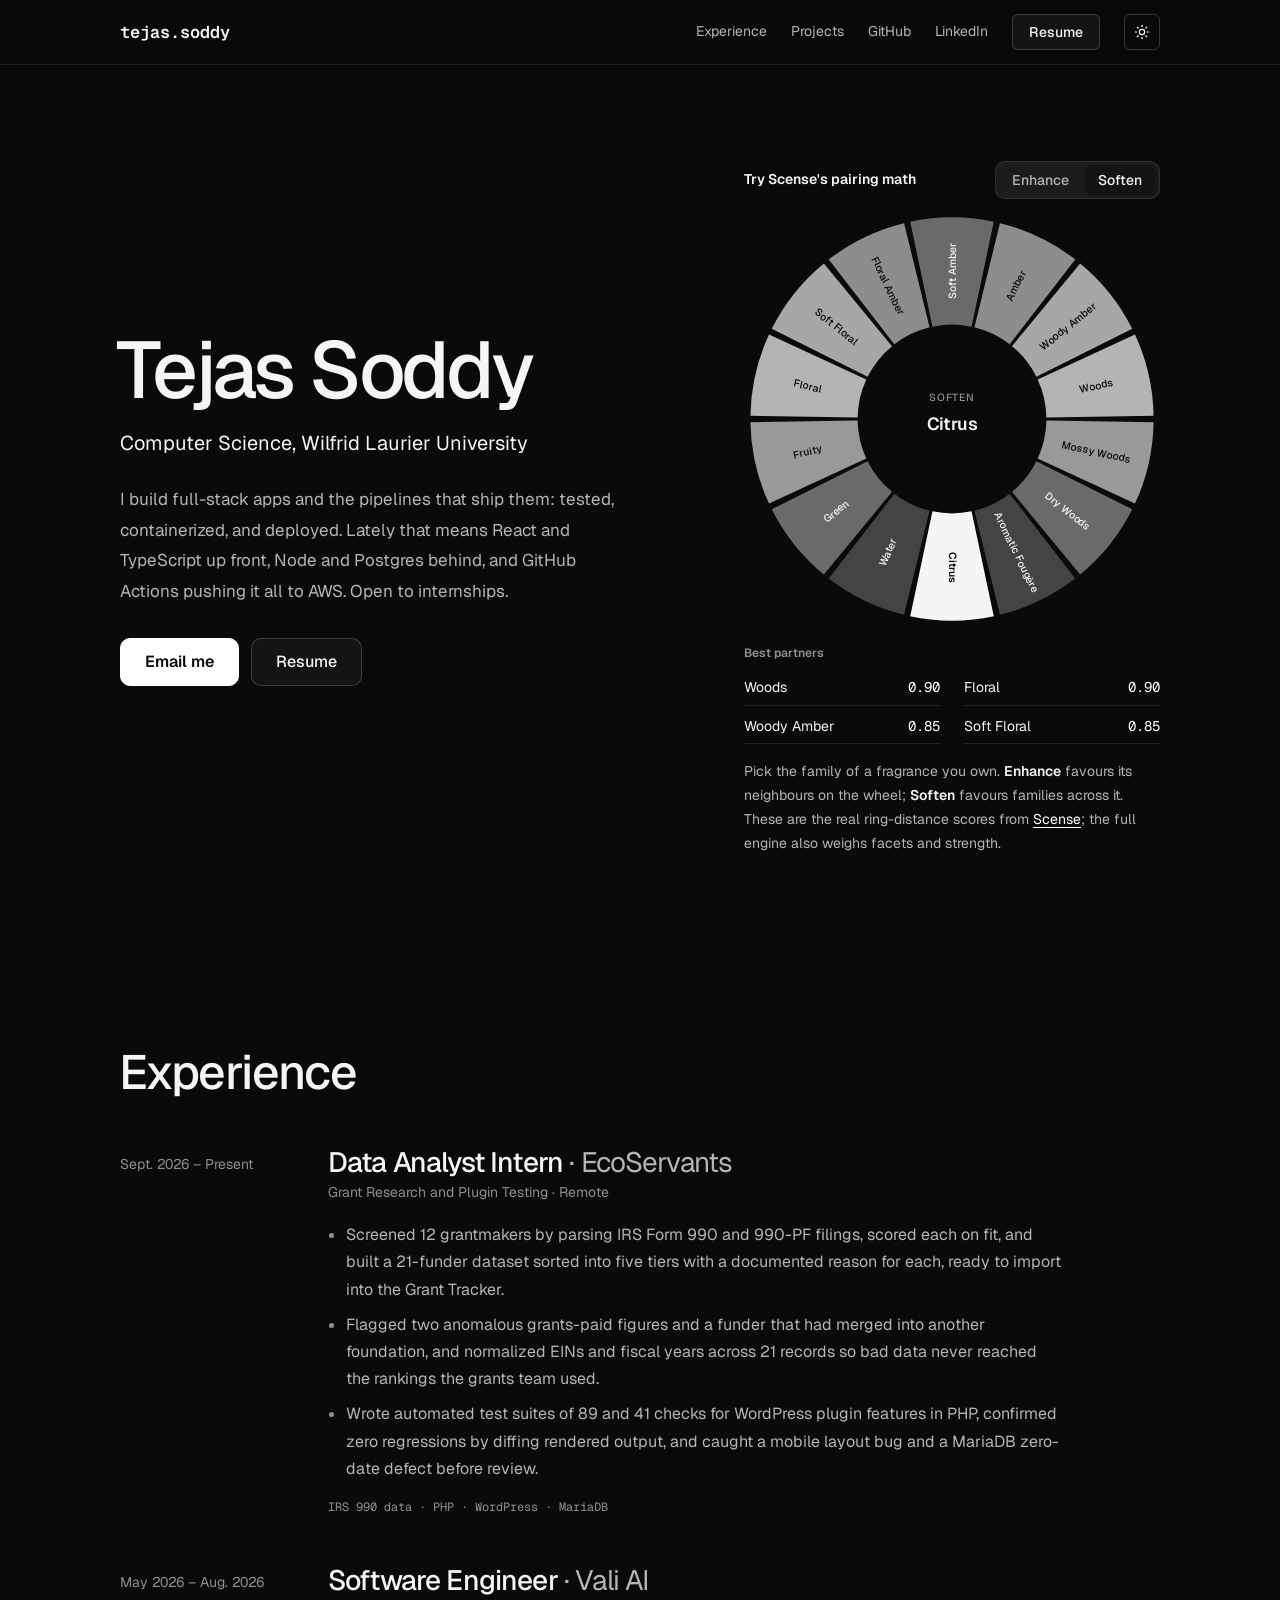
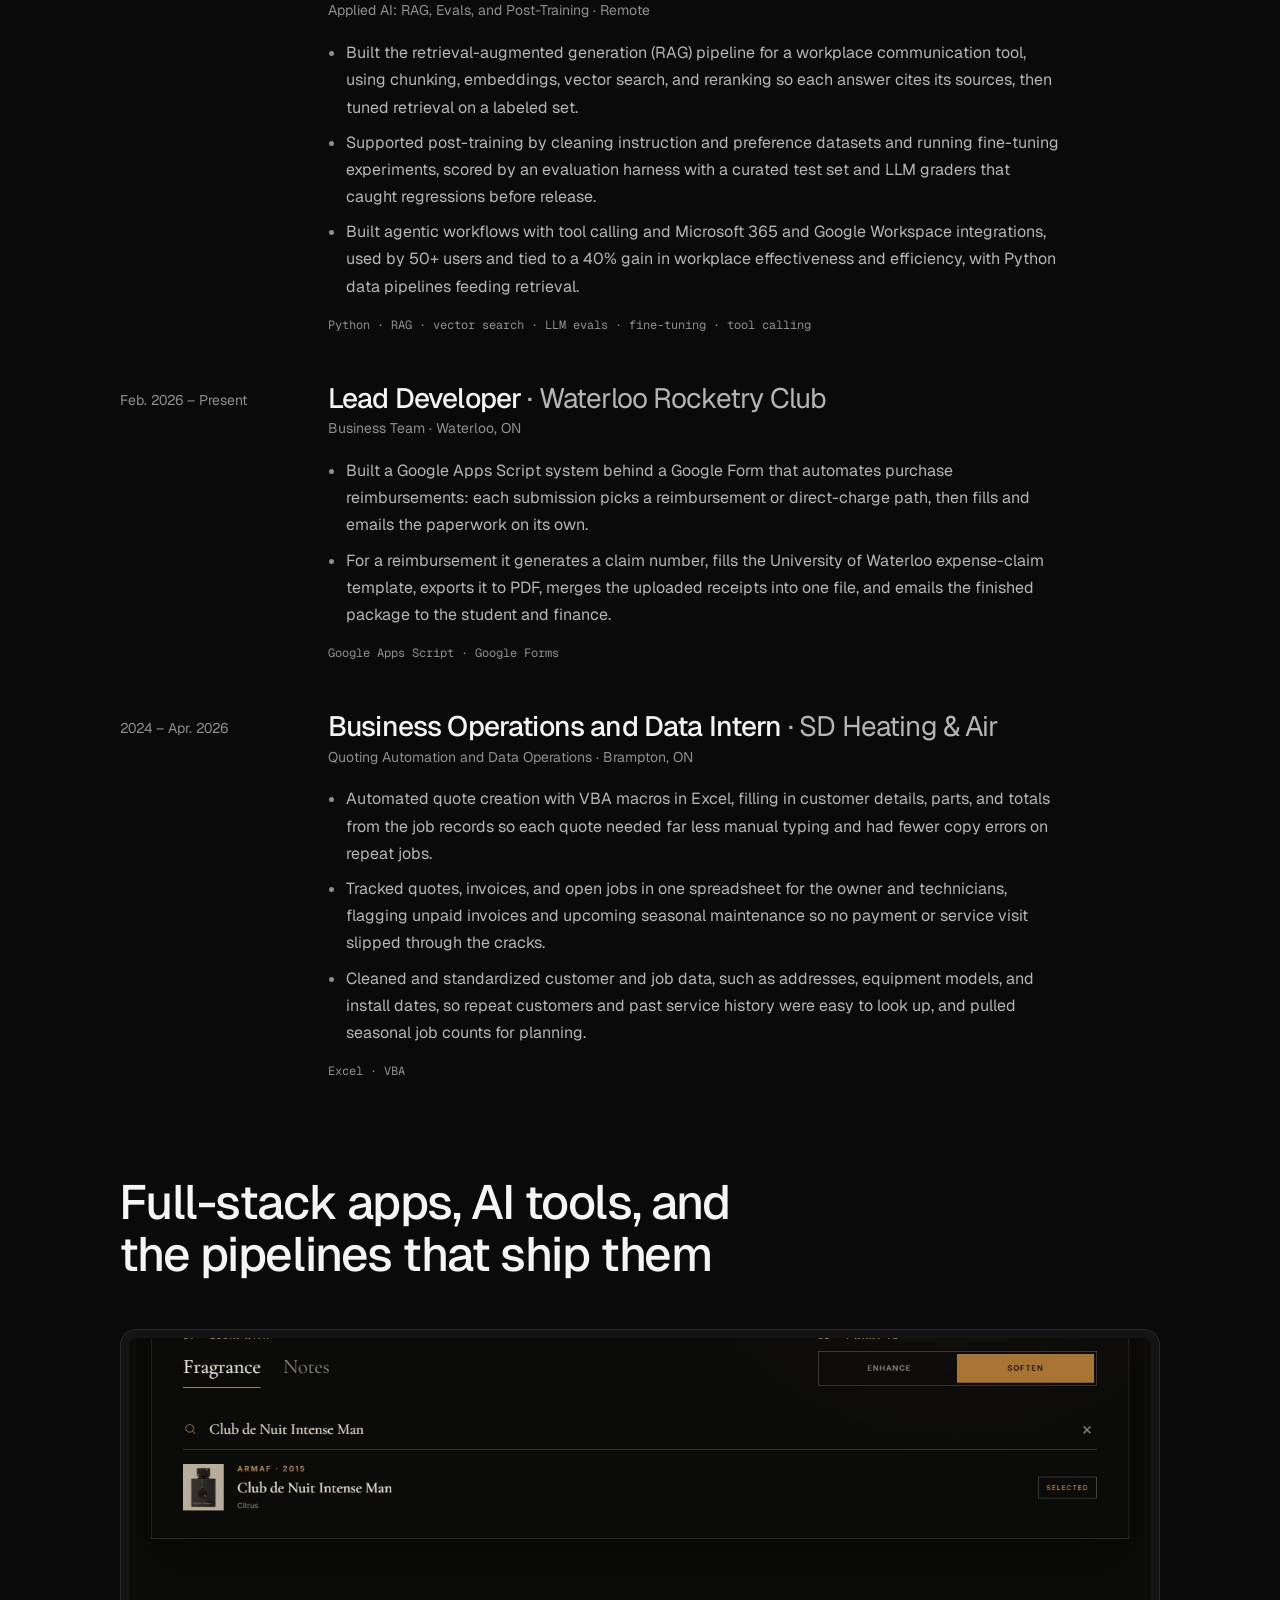
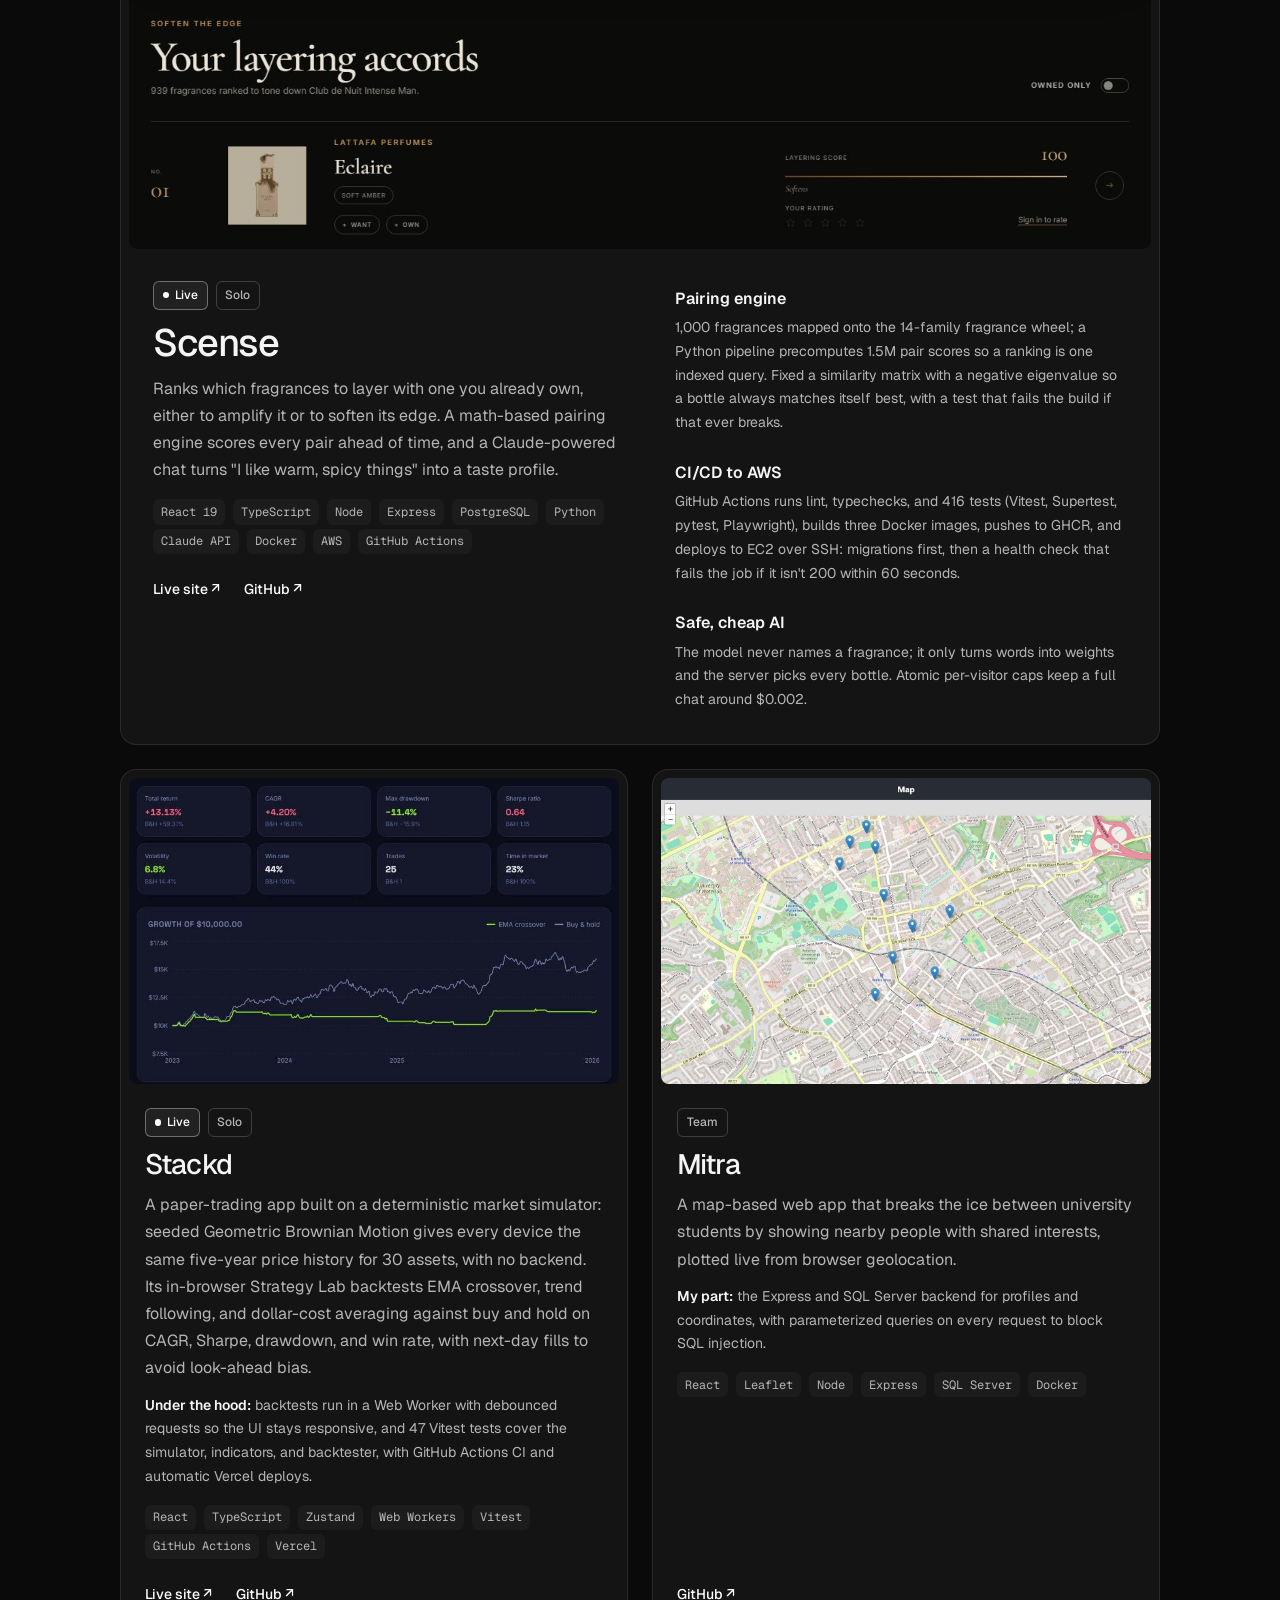
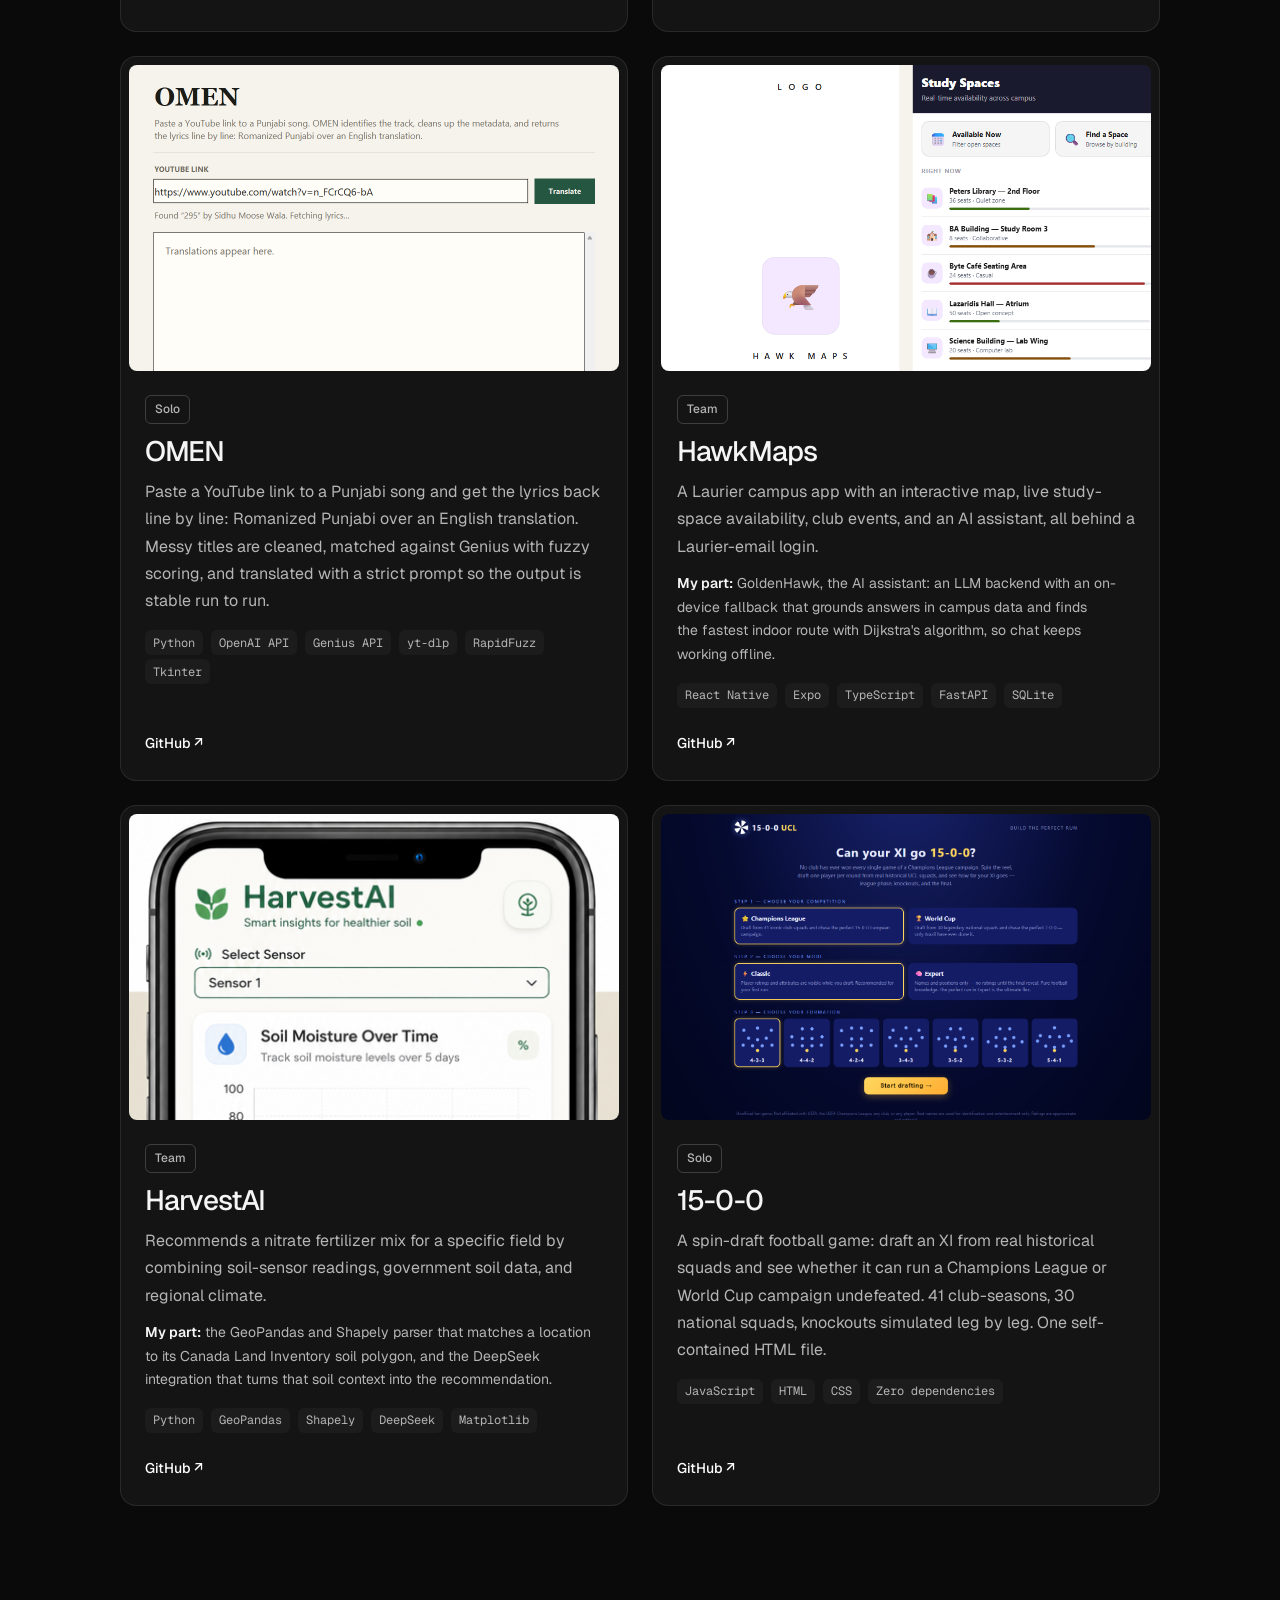
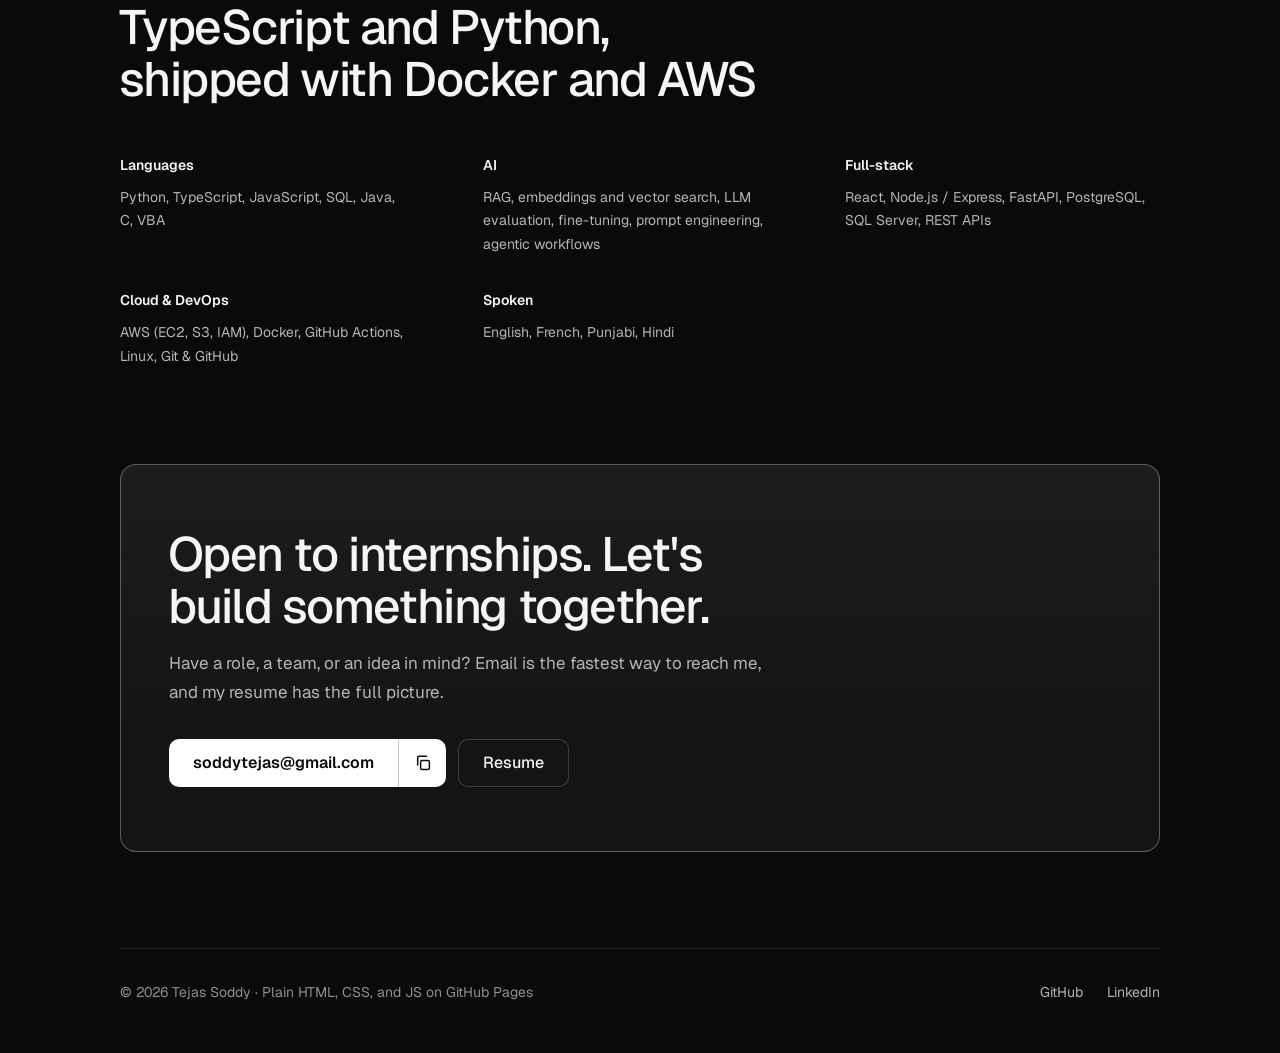
<file: index.html>
<!DOCTYPE html>
<html lang="en">
<head>
<meta charset="utf-8">
<meta name="viewport" content="width=device-width, initial-scale=1">
<title>Tejas Soddy · Software Engineer</title>
<meta name="description" content="Tejas Soddy, Computer Science student at Wilfrid Laurier University. Full-stack and DevOps projects, resume, and contact.">
<meta property="og:title" content="Tejas Soddy · Software Engineer">
<meta property="og:description" content="Full-stack and DevOps projects by Tejas Soddy, CS at Wilfrid Laurier University.">
<meta property="og:type" content="website">
<meta property="og:url" content="https://tejassoddy.xyz/">
<link rel="canonical" href="https://tejassoddy.xyz/">
<meta name="theme-color" content="#0a0a0a">
<link rel="icon" href="data:image/svg+xml,%3Csvg xmlns='http://www.w3.org/2000/svg' viewBox='0 0 32 32'%3E%3Crect width='32' height='32' rx='7' fill='%230a0a0a'/%3E%3Ctext x='16' y='21' font-family='monospace' font-weight='700' font-size='13' fill='%23ffffff' text-anchor='middle'%3ETS%3C/text%3E%3Crect x='9' y='24' width='14' height='2' fill='%23ffffff'/%3E%3C/svg%3E">
<script>
  // Mark JS as on and apply the saved theme before first paint so nothing flashes.
  document.documentElement.classList.add("js");
  try { var t = localStorage.getItem("theme"); if (t === "light" || t === "dark") document.documentElement.dataset.theme = t; } catch (e) {}
</script>
<link rel="preconnect" href="https://fonts.googleapis.com">
<link rel="preconnect" href="https://fonts.gstatic.com" crossorigin>
<link rel="stylesheet" href="https://fonts.googleapis.com/css2?family=Geist:wght@300..700&family=Geist+Mono:wght@400..600&display=swap">
<link rel="stylesheet" href="styles.css?v=10">
</head>
<body>

<header class="nav">
  <div class="wrap nav-inner">
    <a class="wordmark" href="#top" aria-label="Tejas Soddy, back to top">tejas<span>.</span>soddy</a>
    <nav aria-label="Primary">
      <a class="nav-link hide-sm" href="#experience">Experience</a>
      <a class="nav-link hide-sm" href="#projects">Projects</a>
      <a class="nav-link" href="https://github.com/redactedtxt" target="_blank" rel="noopener">GitHub</a>
      <a class="nav-link hide-xs" href="https://www.linkedin.com/in/tejas-soddy/" target="_blank" rel="noopener">LinkedIn</a>
      <a class="btn btn-sm" href="resume/">Resume</a>
      <button class="theme-toggle" type="button" aria-label="Switch to light theme">
        <svg class="i-sun" viewBox="0 0 24 24" aria-hidden="true"><circle cx="12" cy="12" r="4"/><path d="M12 2v2M12 20v2M4.93 4.93l1.41 1.41M17.66 17.66l1.41 1.41M2 12h2M20 12h2M4.93 19.07l1.41-1.41M17.66 6.34l1.41-1.41"/></svg>
        <svg class="i-moon" viewBox="0 0 24 24" aria-hidden="true"><path d="M21 12.8A9 9 0 1 1 11.2 3a7 7 0 0 0 9.8 9.8z"/></svg>
      </button>
    </nav>
  </div>
</header>

<main id="top">

<section class="hero wrap">
  <div class="hero-copy">
    <h1>Tejas Soddy</h1>
    <p class="hero-sub">Computer Science, Wilfrid Laurier University</p>
    <p class="hero-bio">I build full-stack apps and the pipelines that ship them: tested,
    containerized, and deployed. Lately that means React and TypeScript up front, Node and
    Postgres behind, and GitHub Actions pushing it all to AWS. Open to internships.</p>
    <div class="hero-actions">
      <a class="btn btn-primary btn-lg" href="mailto:soddytejas@gmail.com">Email me</a>
      <a class="btn btn-lg" href="resume/">Resume</a>
    </div>
  </div>

  <!-- Scense's pairing math, live: the 14-family fragrance wheel and its real affinity table -->
  <figure class="wheel-demo" aria-labelledby="wheel-caption">
    <div class="wheel-head">
      <p class="wheel-title">Try Scense's pairing math</p>
      <div class="seg" role="group" aria-label="Pairing goal">
        <button type="button" data-mode="enhance" aria-pressed="false">Enhance</button>
        <button type="button" data-mode="soften" aria-pressed="true">Soften</button>
      </div>
    </div>
    <svg class="wheel" viewBox="-260 -260 520 520" role="radiogroup" aria-label="Fragrance family you own"></svg>
    <div class="partners-wrap">
      <p class="partners-label" id="partners-label">Best partners</p>
      <ol class="partners" aria-labelledby="partners-label" aria-live="polite"></ol>
    </div>
    <figcaption id="wheel-caption">Pick the family of a fragrance you own. <strong>Enhance</strong>
    favours its neighbours on the wheel; <strong>Soften</strong> favours families across it. These are
    the real ring-distance scores from <a href="https://scense.name" target="_blank" rel="noopener">Scense</a>;
    the full engine also weighs facets and strength.</figcaption>
    <noscript><p class="wheel-noscript">The interactive wheel needs JavaScript. See it working at <a href="https://scense.name">scense.name</a>.</p></noscript>
  </figure>
</section>

<section class="experience wrap" id="experience" aria-labelledby="experience-title">
  <h2 class="section-title" id="experience-title">Experience</h2>

  <ol class="roles">
    <li class="role-item">
      <p class="role-when"><time datetime="2026-09">Sept. 2026</time> – Present</p>
      <div class="role-main">
        <h3>Data Analyst Intern <span class="role-org"><span class="sep" aria-hidden="true">· </span>EcoServants</span></h3>
        <p class="role-where">Grant Research and Plugin Testing · Remote</p>
        <ul class="role-points">
          <li>Screened 12 grantmakers by parsing IRS Form 990 and 990-PF filings, scored each on fit, and built a 21-funder dataset sorted into five tiers with a documented reason for each, ready to import into the Grant Tracker.</li>
          <li>Flagged two anomalous grants-paid figures and a funder that had merged into another foundation, and normalized EINs and fiscal years across 21 records so bad data never reached the rankings the grants team used.</li>
          <li>Wrote automated test suites of 89 and 41 checks for WordPress plugin features in PHP, confirmed zero regressions by diffing rendered output, and caught a mobile layout bug and a MariaDB zero-date defect before review.</li>
        </ul>
        <p class="meta">IRS 990 data · PHP · WordPress · MariaDB</p>
      </div>
    </li>
    <li class="role-item">
      <p class="role-when"><time datetime="2026-05">May 2026</time> – <time datetime="2026-08">Aug. 2026</time></p>
      <div class="role-main">
        <h3>Software Engineer <span class="role-org"><span class="sep" aria-hidden="true">· </span>Vali AI</span></h3>
        <p class="role-where">Applied AI: RAG, Evals, and Post-Training · Remote</p>
        <ul class="role-points">
          <li>Built the retrieval-augmented generation (RAG) pipeline for a workplace communication tool, using chunking, embeddings, vector search, and reranking so each answer cites its sources, then tuned retrieval on a labeled set.</li>
          <li>Supported post-training by cleaning instruction and preference datasets and running fine-tuning experiments, scored by an evaluation harness with a curated test set and LLM graders that caught regressions before release.</li>
          <li>Built agentic workflows with tool calling and Microsoft 365 and Google Workspace integrations, used by 50+ users and tied to a 40% gain in workplace effectiveness and efficiency, with Python data pipelines feeding retrieval.</li>
        </ul>
        <p class="meta">Python · RAG · vector search · LLM evals · fine-tuning · tool calling</p>
      </div>
    </li>
    <li class="role-item">
      <p class="role-when"><time datetime="2026-02">Feb. 2026</time> – Present</p>
      <div class="role-main">
        <h3>Lead Developer <span class="role-org"><span class="sep" aria-hidden="true">· </span>Waterloo Rocketry Club</span></h3>
        <p class="role-where">Business Team · Waterloo, ON</p>
        <ul class="role-points">
          <li>Built a Google Apps Script system behind a Google Form that automates purchase reimbursements: each submission picks a reimbursement or direct-charge path, then fills and emails the paperwork on its own.</li>
          <li>For a reimbursement it generates a claim number, fills the University of Waterloo expense-claim template, exports it to PDF, merges the uploaded receipts into one file, and emails the finished package to the student and finance.</li>
        </ul>
        <p class="meta">Google Apps Script · Google Forms</p>
      </div>
    </li>
    <li class="role-item">
      <p class="role-when"><time datetime="2024">2024</time> – <time datetime="2026-04">Apr. 2026</time></p>
      <div class="role-main">
        <h3>Business Operations and Data Intern <span class="role-org"><span class="sep" aria-hidden="true">· </span>SD Heating &amp; Air</span></h3>
        <p class="role-where">Quoting Automation and Data Operations · Brampton, ON</p>
        <ul class="role-points">
          <li>Automated quote creation with VBA macros in Excel, filling in customer details, parts, and totals from the job records so each quote needed far less manual typing and had fewer copy errors on repeat jobs.</li>
          <li>Tracked quotes, invoices, and open jobs in one spreadsheet for the owner and technicians, flagging unpaid invoices and upcoming seasonal maintenance so no payment or service visit slipped through the cracks.</li>
          <li>Cleaned and standardized customer and job data, such as addresses, equipment models, and install dates, so repeat customers and past service history were easy to look up, and pulled seasonal job counts for planning.</li>
        </ul>
        <p class="meta">Excel · VBA</p>
      </div>
    </li>
  </ol>
</section>

<section class="projects wrap" id="projects" aria-labelledby="projects-title">
  <h2 class="section-title" id="projects-title">Full-stack apps, AI tools, and the pipelines that ship them</h2>

  <!-- Scense (featured) -->
  <article class="card featured" id="scense">
    <a class="media media-featured" href="https://scense.name" target="_blank" rel="noopener" tabindex="-1">
      <img src="assets/scense.jpg?v=2" width="1360" height="970" alt="Scense pairing page: Club de Nuit Intense Man set to Soften, with 939 fragrances ranked and Lattafa Eclaire first at a layering score of 100">
    </a>
    <div class="card-body featured-body">
      <div class="featured-main">
        <div class="badges"><span class="badge badge-live"><span class="dot"></span>Live</span><span class="badge">Solo</span></div>
        <h3>Scense</h3>
        <p class="desc">Ranks which fragrances to layer with one you already own, either to amplify
        it or to soften its edge. A math-based pairing engine scores every pair ahead of time, and a
        Claude-powered chat turns "I like warm, spicy things" into a taste profile.</p>
        <ul class="tags">
          <li>React 19</li><li>TypeScript</li><li>Node</li><li>Express</li><li>PostgreSQL</li>
          <li>Python</li><li>Claude API</li><li>Docker</li><li>AWS</li><li>GitHub Actions</li>
        </ul>
        <p class="links">
          <a href="https://scense.name" target="_blank" rel="noopener">Live site<span aria-hidden="true">↗</span></a>
          <a href="https://github.com/redactedtxt/Scense" target="_blank" rel="noopener">GitHub<span aria-hidden="true">↗</span></a>
        </p>
      </div>
      <ul class="points">
        <li><strong>Pairing engine</strong> 1,000 fragrances mapped onto the 14-family fragrance
        wheel; a Python pipeline precomputes 1.5M pair scores so a ranking is one indexed query. Fixed
        a similarity matrix with a negative eigenvalue so a bottle always matches itself best, with a
        test that fails the build if that ever breaks.</li>
        <li><strong>CI/CD to AWS</strong> GitHub Actions runs lint, typechecks, and 416 tests
        (Vitest, Supertest, pytest, Playwright), builds three Docker images, pushes to GHCR, and
        deploys to EC2 over SSH: migrations first, then a health check that fails the job if it
        isn't 200 within 60 seconds.</li>
        <li><strong>Safe, cheap AI</strong> The model never names a fragrance; it only turns words
        into weights and the server picks every bottle. Atomic per-visitor caps keep a full chat
        around $0.002.</li>
      </ul>
    </div>
  </article>

  <div class="grid">

    <article class="card" id="stackd">
      <a class="media" href="https://stackd-phi.vercel.app/" target="_blank" rel="noopener" tabindex="-1"><img src="assets/stackd-lab.jpg" width="892" height="566" loading="lazy" alt="Stackd Strategy Lab: an EMA crossover backtest on VOO with eight metrics, including CAGR, Sharpe ratio and max drawdown, above a growth-of-$10,000 chart against buy and hold"></a>
      <div class="card-body">
        <div class="badges"><span class="badge badge-live"><span class="dot"></span>Live</span><span class="badge">Solo</span></div>
        <h3>Stackd</h3>
        <p class="desc">A paper-trading app built on a deterministic market simulator: seeded Geometric
        Brownian Motion gives every device the same five-year price history for 30 assets, with no
        backend. Its in-browser Strategy Lab backtests EMA crossover, trend following, and dollar-cost
        averaging against buy and hold on CAGR, Sharpe, drawdown, and win rate, with next-day fills to
        avoid look-ahead bias.</p>
        <p class="role"><strong>Under the hood:</strong> backtests run in a Web Worker with debounced
        requests so the UI stays responsive, and 47 Vitest tests cover the simulator, indicators, and
        backtester, with GitHub Actions CI and automatic Vercel deploys.</p>
        <ul class="tags"><li>React</li><li>TypeScript</li><li>Zustand</li><li>Web Workers</li><li>Vitest</li><li>GitHub Actions</li><li>Vercel</li></ul>
        <p class="links">
          <a href="https://stackd-phi.vercel.app/" target="_blank" rel="noopener">Live site<span aria-hidden="true">↗</span></a>
          <a href="https://github.com/redactedtxt/stackd" target="_blank" rel="noopener">GitHub<span aria-hidden="true">↗</span></a>
        </p>
      </div>
    </article>

    <article class="card" id="mitra">
      <div class="media"><img src="assets/mitra.jpg" width="1440" height="900" loading="lazy" alt="Mitra's map page: a Leaflet and OpenStreetMap view of Waterloo with markers for nearby students around Laurier and uptown"></div>
      <div class="card-body">
        <div class="badges"><span class="badge">Team</span></div>
        <h3>Mitra</h3>
        <p class="desc">A map-based web app that breaks the ice between university students by showing
        nearby people with shared interests, plotted live from browser geolocation.</p>
        <p class="role"><strong>My part:</strong> the Express and SQL Server backend for profiles and
        coordinates, with parameterized queries on every request to block SQL injection.</p>
        <ul class="tags"><li>React</li><li>Leaflet</li><li>Node</li><li>Express</li><li>SQL Server</li><li>Docker</li></ul>
        <p class="links"><a href="https://github.com/AnimeniacSimey/MitraApp" target="_blank" rel="noopener">GitHub<span aria-hidden="true">↗</span></a></p>
      </div>
    </article>

    <article class="card" id="omen">
      <div class="media"><img src="assets/omen-ui.png" width="980" height="760" loading="lazy" alt="OMEN desktop app with a YouTube link field and a translation results panel"></div>
      <div class="card-body">
        <div class="badges"><span class="badge">Solo</span></div>
        <h3>OMEN</h3>
        <p class="desc">Paste a YouTube link to a Punjabi song and get the lyrics back line by line:
        Romanized Punjabi over an English translation. Messy titles are cleaned, matched against Genius
        with fuzzy scoring, and translated with a strict prompt so the output is stable run to run.</p>
        <ul class="tags"><li>Python</li><li>OpenAI API</li><li>Genius API</li><li>yt-dlp</li><li>RapidFuzz</li><li>Tkinter</li></ul>
        <p class="links"><a href="https://github.com/redactedtxt/omen" target="_blank" rel="noopener">GitHub<span aria-hidden="true">↗</span></a></p>
      </div>
    </article>

    <article class="card" id="hawkmaps">
      <div class="media"><img src="assets/hawkmaps.png" width="884" height="932" loading="lazy" alt="Two HawkMaps screens: the welcome screen and the Study Spaces tab with live seat availability"></div>
      <div class="card-body">
        <div class="badges"><span class="badge">Team</span></div>
        <h3>HawkMaps</h3>
        <p class="desc">A Laurier campus app with an interactive map, live study-space availability,
        club events, and an AI assistant, all behind a Laurier-email login.</p>
        <p class="role"><strong>My part:</strong> GoldenHawk, the AI assistant: an LLM backend with an
        on-device fallback that grounds answers in campus data and finds the fastest indoor route with
        Dijkstra's algorithm, so chat keeps working offline.</p>
        <ul class="tags"><li>React Native</li><li>Expo</li><li>TypeScript</li><li>FastAPI</li><li>SQLite</li></ul>
        <p class="links"><a href="https://github.com/AnimeniacSimey/HawkMaps" target="_blank" rel="noopener">GitHub<span aria-hidden="true">↗</span></a></p>
      </div>
    </article>

    <article class="card" id="harvestai">
      <div class="media"><img src="assets/harvestai.png" width="487" height="928" loading="lazy" alt="HarvestAI interface: soil moisture and pH charts with a fertilizer recommendation"></div>
      <div class="card-body">
        <div class="badges"><span class="badge">Team</span></div>
        <h3>HarvestAI</h3>
        <p class="desc">Recommends a nitrate fertilizer mix for a specific field by combining
        soil-sensor readings, government soil data, and regional climate.</p>
        <p class="role"><strong>My part:</strong> the GeoPandas and Shapely parser that matches a
        location to its Canada Land Inventory soil polygon, and the DeepSeek integration that turns that
        soil context into the recommendation.</p>
        <ul class="tags"><li>Python</li><li>GeoPandas</li><li>Shapely</li><li>DeepSeek</li><li>Matplotlib</li></ul>
        <p class="links"><a href="https://github.com/AnimeniacSimey/HarvestAI" target="_blank" rel="noopener">GitHub<span aria-hidden="true">↗</span></a></p>
      </div>
    </article>

    <article class="card" id="perfect-run">
      <div class="media"><img src="assets/perfect-run.png" width="1360" height="860" loading="lazy" alt="15-0-0 setup screen: choose a competition, a mode, and a formation"></div>
      <div class="card-body">
        <div class="badges"><span class="badge">Solo</span></div>
        <h3>15-0-0</h3>
        <p class="desc">A spin-draft football game: draft an XI from real historical squads and see
        whether it can run a Champions League or World Cup campaign undefeated. 41 club-seasons, 30
        national squads, knockouts simulated leg by leg. One self-contained HTML file.</p>
        <ul class="tags"><li>JavaScript</li><li>HTML</li><li>CSS</li><li>Zero dependencies</li></ul>
        <p class="links"><a href="https://github.com/redactedtxt/perfect-run" target="_blank" rel="noopener">GitHub<span aria-hidden="true">↗</span></a></p>
      </div>
    </article>

  </div>
</section>

<section class="toolkit wrap" id="toolkit" aria-labelledby="toolkit-title">
  <h2 class="section-title" id="toolkit-title">TypeScript and Python, shipped with Docker and AWS</h2>
  <dl class="skills">
    <div><dt>Languages</dt><dd>Python, TypeScript, JavaScript, SQL, Java, C, VBA</dd></div>
    <div><dt>AI</dt><dd>RAG, embeddings and vector search, LLM evaluation, fine-tuning, prompt engineering, agentic workflows</dd></div>
    <div><dt>Full-stack</dt><dd>React, Node.js / Express, FastAPI, PostgreSQL, SQL Server, REST APIs</dd></div>
    <div><dt>Cloud &amp; DevOps</dt><dd>AWS (EC2, S3, IAM), Docker, GitHub Actions, Linux, Git &amp; GitHub</dd></div>
    <div><dt>Spoken</dt><dd>English, French, Punjabi, Hindi</dd></div>
  </dl>
</section>

<section class="contact wrap" id="contact" aria-labelledby="contact-title">
  <div class="contact-card">
    <h2 class="section-title" id="contact-title">Open to internships. Let's build something together.</h2>
    <p class="contact-sub">Have a role, a team, or an idea in mind? Email is the fastest way to reach me, and my resume has the full picture.</p>
    <div class="contact-actions">
      <!-- One button, two actions: the address opens your mail app, the icon copies it -->
      <div class="email-btn">
        <a class="email-main" href="mailto:soddytejas@gmail.com">soddytejas@gmail.com</a>
        <button class="email-copy" type="button" data-copy="soddytejas@gmail.com" aria-label="Copy email address">
          <svg class="i-copy" viewBox="0 0 24 24" aria-hidden="true"><rect x="9" y="9" width="12" height="12" rx="2"/><path d="M5 15V5a2 2 0 0 1 2-2h10"/></svg>
          <svg class="i-check" viewBox="0 0 24 24" aria-hidden="true"><path d="M5 12.5l4.5 4.5L19 7.5"/></svg>
          <span class="tip" aria-hidden="true">Copy</span>
        </button>
      </div>
      <a class="btn btn-lg" href="resume/">Resume</a>
    </div>
    <p class="sr-only" role="status" aria-live="polite" id="copy-status"></p>
  </div>
</section>

</main>

<footer class="wrap footer">
  <div class="footer-inner">
    <p>© 2026 Tejas Soddy · Plain HTML, CSS, and JS on GitHub Pages</p>
    <nav aria-label="Elsewhere">
      <a href="https://github.com/redactedtxt" target="_blank" rel="noopener">GitHub</a>
      <a href="https://www.linkedin.com/in/tejas-soddy/" target="_blank" rel="noopener">LinkedIn</a>
    </nav>
  </div>
</footer>

<script src="script.js?v=5"></script>
</body>
</html>
</file>
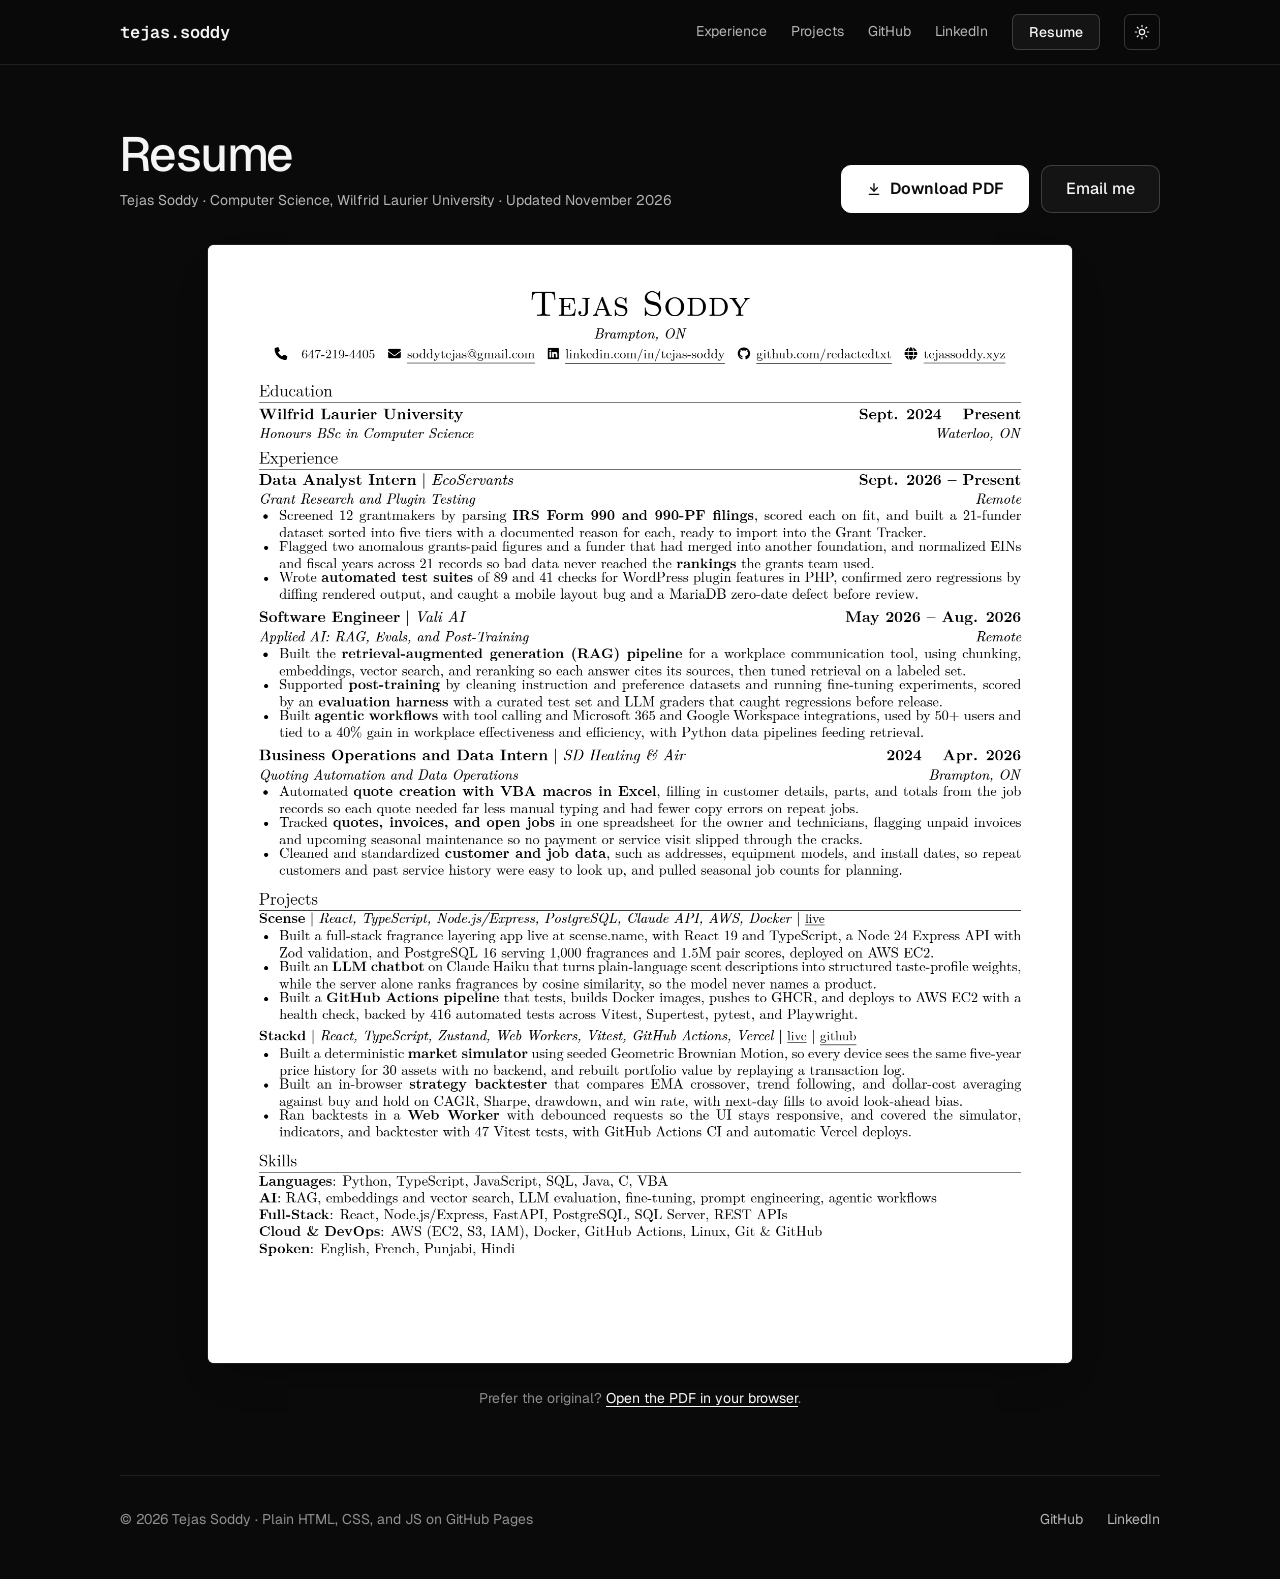
<file: resume/index.html>
<!DOCTYPE html>
<html lang="en">
<head>
<meta charset="utf-8">
<meta name="viewport" content="width=device-width, initial-scale=1">
<title>Resume · Tejas Soddy</title>
<meta name="description" content="Resume of Tejas Soddy, Computer Science student at Wilfrid Laurier University. View it here or download the PDF.">
<meta property="og:title" content="Resume · Tejas Soddy">
<meta property="og:description" content="Resume of Tejas Soddy, Computer Science at Wilfrid Laurier University.">
<meta property="og:type" content="website">
<meta property="og:url" content="https://tejassoddy.xyz/resume/">
<link rel="canonical" href="https://tejassoddy.xyz/resume/">
<meta name="theme-color" content="#0a0a0a">
<link rel="icon" href="data:image/svg+xml,%3Csvg xmlns='http://www.w3.org/2000/svg' viewBox='0 0 32 32'%3E%3Crect width='32' height='32' rx='7' fill='%230a0a0a'/%3E%3Ctext x='16' y='21' font-family='monospace' font-weight='700' font-size='13' fill='%23ffffff' text-anchor='middle'%3ETS%3C/text%3E%3Crect x='9' y='24' width='14' height='2' fill='%23ffffff'/%3E%3C/svg%3E">
<script>
  document.documentElement.classList.add("js");
  try { var t = localStorage.getItem("theme"); if (t === "light" || t === "dark") document.documentElement.dataset.theme = t; } catch (e) {}
</script>
<link rel="preconnect" href="https://fonts.googleapis.com">
<link rel="preconnect" href="https://fonts.gstatic.com" crossorigin>
<link rel="stylesheet" href="https://fonts.googleapis.com/css2?family=Geist:wght@300..700&family=Geist+Mono:wght@400..600&display=swap">
<link rel="stylesheet" href="../styles.css?v=10">
</head>
<body>

<header class="nav">
  <div class="wrap nav-inner">
    <a class="wordmark" href="../" aria-label="Tejas Soddy, home">tejas<span>.</span>soddy</a>
    <nav aria-label="Primary">
      <a class="nav-link hide-sm" href="../#experience">Experience</a>
      <a class="nav-link hide-sm" href="../#projects">Projects</a>
      <a class="nav-link" href="https://github.com/redactedtxt" target="_blank" rel="noopener">GitHub</a>
      <a class="nav-link hide-xs" href="https://www.linkedin.com/in/tejas-soddy/" target="_blank" rel="noopener">LinkedIn</a>
      <a class="btn btn-sm" href="./" aria-current="page">Resume</a>
      <button class="theme-toggle" type="button" aria-label="Switch to light theme">
        <svg class="i-sun" viewBox="0 0 24 24" aria-hidden="true"><circle cx="12" cy="12" r="4"/><path d="M12 2v2M12 20v2M4.93 4.93l1.41 1.41M17.66 17.66l1.41 1.41M2 12h2M20 12h2M4.93 19.07l1.41-1.41M17.66 6.34l1.41-1.41"/></svg>
        <svg class="i-moon" viewBox="0 0 24 24" aria-hidden="true"><path d="M21 12.8A9 9 0 1 1 11.2 3a7 7 0 0 0 9.8 9.8z"/></svg>
      </button>
    </nav>
  </div>
</header>

<main class="resume wrap">
  <div class="resume-head">
    <div>
      <h1>Resume</h1>
      <p class="resume-sub">Tejas Soddy · Computer Science, Wilfrid Laurier University · Updated November 2026</p>
    </div>
    <div class="resume-actions">
      <a class="btn btn-primary btn-lg" href="../assets/Tejas_Soddy_Resume.pdf?v=4" download="Tejas_Soddy_Resume.pdf">
        <svg viewBox="0 0 24 24" aria-hidden="true"><path d="M12 4v11"/><path d="M7 10l5 5 5-5"/><path d="M5 20h14"/></svg>
        Download PDF
      </a>
      <a class="btn btn-lg" href="mailto:soddytejas@gmail.com">Email me</a>
    </div>
  </div>

  <!-- The resume, pre-rendered from the PDF (assets/resume-page-1.png) so it shows instantly on
       every device. The PDF's links sit on top as real links, and the full text follows for
       screen readers. To refresh after a new resume, see README.md. -->
  <div class="resume-pages">
    <div class="resume-page">
      <img src="../assets/resume-page-1.png?v=2" width="1700" height="2200" alt="" decoding="async">
      <a class="resume-link" href="mailto:soddytejas@gmail.com" aria-label="Email soddytejas@gmail.com" style="left:23.044%;top:8.869%;width:14.783%;height:1.608%"></a>
      <a class="resume-link" href="https://www.linkedin.com/in/tejas-soddy" target="_blank" rel="noopener" aria-label="LinkedIn: linkedin.com/in/tejas-soddy" style="left:41.349%;top:8.869%;width:18.466%;height:1.608%"></a>
      <a class="resume-link" href="https://github.com/redactedtxt" target="_blank" rel="noopener" aria-label="GitHub: github.com/redactedtxt" style="left:63.475%;top:8.869%;width:15.65%;height:1.608%"></a>
      <a class="resume-link" href="https://tejassoddy.xyz/" target="_blank" rel="noopener" aria-label="Website: tejassoddy.xyz" style="left:82.83%;top:8.869%;width:9.469%;height:1.608%"></a>
      <a class="resume-link" href="https://scense.name/" target="_blank" rel="noopener" aria-label="Scense, live site" style="left:69.097%;top:59.352%;width:2.259%;height:1.608%"></a>
      <a class="resume-link" href="https://stackd-phi.vercel.app/" target="_blank" rel="noopener" aria-label="Stackd, live site" style="left:67.023%;top:69.855%;width:2.259%;height:1.608%"></a>
      <a class="resume-link" href="https://github.com/redactedtxt/stackd" target="_blank" rel="noopener" aria-label="Stackd on GitHub" style="left:70.819%;top:69.855%;width:4.225%;height:1.608%"></a>
    </div>
  </div>

  <div class="sr-only">
    <h2>Tejas Soddy</h2>
    <p>Brampton, ON. 647-219-4405. soddytejas@gmail.com. linkedin.com/in/tejas-soddy. github.com/redactedtxt. tejassoddy.xyz</p>
    <h2>Education</h2>
    <p>Wilfrid Laurier University, Honours BSc in Computer Science, Waterloo, ON. Sept. 2024 to present.</p>
    <h2>Experience</h2>
    <h3>Data Analyst Intern, EcoServants. Grant Research and Plugin Testing. Remote. Sept. 2026 to present.</h3>
    <ul>
      <li>Screened 12 grantmakers by parsing IRS Form 990 and 990-PF filings, scored each on fit, and built a 21-funder dataset sorted into five tiers with a documented reason for each, ready to import into the Grant Tracker.</li>
      <li>Flagged two anomalous grants-paid figures and a funder that had merged into another foundation, and normalized EINs and fiscal years across 21 records so bad data never reached the rankings the grants team used.</li>
      <li>Wrote automated test suites of 89 and 41 checks for WordPress plugin features in PHP, confirmed zero regressions by diffing rendered output, and caught a mobile layout bug and a MariaDB zero-date defect before review.</li>
    </ul>
    <h3>Software Engineer, Vali AI. Applied AI: RAG, Evals, and Post-Training. Remote. May 2026 to Aug. 2026.</h3>
    <ul>
      <li>Built the retrieval-augmented generation (RAG) pipeline for a workplace communication tool, using chunking, embeddings, vector search, and reranking so each answer cites its sources, then tuned retrieval on a labeled set.</li>
      <li>Supported post-training by cleaning instruction and preference datasets and running fine-tuning experiments, scored by an evaluation harness with a curated test set and LLM graders that caught regressions before release.</li>
      <li>Built agentic workflows with tool calling and Microsoft 365 and Google Workspace integrations, used by 50+ users and tied to a 40% gain in workplace effectiveness and efficiency, with Python data pipelines feeding retrieval.</li>
    </ul>
    <h3>Business Operations and Data Intern, SD Heating &amp; Air. Quoting Automation and Data Operations. Brampton, ON. 2024 to Apr. 2026.</h3>
    <ul>
      <li>Automated quote creation with VBA macros in Excel, filling in customer details, parts, and totals from the job records so each quote needed far less manual typing and had fewer copy errors on repeat jobs.</li>
      <li>Tracked quotes, invoices, and open jobs in one spreadsheet for the owner and technicians, flagging unpaid invoices and upcoming seasonal maintenance so no payment or service visit slipped through the cracks.</li>
      <li>Cleaned and standardized customer and job data, such as addresses, equipment models, and install dates, so repeat customers and past service history were easy to look up, and pulled seasonal job counts for planning.</li>
    </ul>
    <h2>Projects</h2>
    <h3>Scense: React, TypeScript, Node.js/Express, PostgreSQL, Claude API, AWS, Docker. Live.</h3>
    <ul>
      <li>Built a full-stack fragrance layering app live at scense.name, with React 19 and TypeScript, a Node 24 Express API with Zod validation, and PostgreSQL 16 serving 1,000 fragrances and 1.5M pair scores, deployed on AWS EC2.</li>
      <li>Built an LLM chatbot on Claude Haiku that turns plain-language scent descriptions into structured taste-profile weights, while the server alone ranks fragrances by cosine similarity, so the model never names a product.</li>
      <li>Built a GitHub Actions pipeline that tests, builds Docker images, pushes to GHCR, and deploys to AWS EC2 with a health check, backed by 416 automated tests across Vitest, Supertest, pytest, and Playwright.</li>
    </ul>
    <h3>Stackd: React, TypeScript, Zustand, Web Workers, Vitest, GitHub Actions, Vercel. Live, on GitHub.</h3>
    <ul>
      <li>Built a deterministic market simulator using seeded Geometric Brownian Motion, so every device sees the same five-year price history for 30 assets with no backend, and rebuilt portfolio value by replaying a transaction log.</li>
      <li>Built an in-browser strategy backtester that compares EMA crossover, trend following, and dollar-cost averaging against buy and hold on CAGR, Sharpe, drawdown, and win rate, with next-day fills to avoid look-ahead bias.</li>
      <li>Ran backtests in a Web Worker with debounced requests so the UI stays responsive, and covered the simulator, indicators, and backtester with 47 Vitest tests, with GitHub Actions CI and automatic Vercel deploys.</li>
    </ul>
    <h2>Skills</h2>
    <ul>
      <li>Languages: Python, TypeScript, JavaScript, SQL, Java, C, VBA</li>
      <li>AI: RAG, embeddings and vector search, LLM evaluation, fine-tuning, prompt engineering, agentic workflows</li>
      <li>Full-Stack: React, Node.js/Express, FastAPI, PostgreSQL, SQL Server, REST APIs</li>
      <li>Cloud and DevOps: AWS (EC2, S3, IAM), Docker, GitHub Actions, Linux, Git and GitHub</li>
      <li>Spoken: English, French, Punjabi, Hindi</li>
    </ul>
  </div>

  <p class="resume-foot">Prefer the original? <a href="../assets/Tejas_Soddy_Resume.pdf?v=4" target="_blank" rel="noopener">Open the PDF in your browser</a>.</p>
</main>

<footer class="wrap footer">
  <div class="footer-inner">
    <p>© 2026 Tejas Soddy · Plain HTML, CSS, and JS on GitHub Pages</p>
    <nav aria-label="Elsewhere">
      <a href="https://github.com/redactedtxt" target="_blank" rel="noopener">GitHub</a>
      <a href="https://www.linkedin.com/in/tejas-soddy/" target="_blank" rel="noopener">LinkedIn</a>
    </nav>
  </div>
</footer>

<script src="../script.js?v=6"></script>
</body>
</html>
</file>
<file: styles.css>
/* Tejas Soddy · portfolio
   Everything below draws from the tokens in :root. Change a token, not a one-off value.
   Strictly black and white: every color is a neutral gray. The "accent" is full-strength
   ink (white on dark, black on light), so emphasis comes from contrast, not hue.
   Mono is reserved for code-like things: the wordmark, scores, and tech tags. */

/* ================= Tokens ================= */

:root {
  /* Spacing: 4px base */
  --s-1: 0.25rem;   /*  4 */
  --s-2: 0.5rem;    /*  8 */
  --s-3: 0.75rem;   /* 12 */
  --s-4: 1rem;      /* 16 */
  --s-5: 1.5rem;    /* 24 */
  --s-6: 2rem;      /* 32 */
  --s-7: 3rem;      /* 48 */
  --s-8: 4rem;      /* 64 */
  --s-9: 6rem;      /* 96 */

  /* Type scale */
  --t-xs: 0.75rem;
  --t-sm: 0.875rem;
  --t-base: 1rem;
  --t-md: 1.0625rem;
  --t-lg: 1.25rem;
  --t-xl: 1.75rem;
  --t-2xl: clamp(1.875rem, 3.2vw, 2.375rem);
  --t-3xl: clamp(2rem, 4.4vw, 3rem);
  --t-display: clamp(3rem, 7.5vw, 5rem);
  --lh-tight: 1.08;
  --lh-body: 1.7;

  /* Radius. Nested corners follow inner = outer - inset. */
  --r-sm: 0.375rem;   /*  6 */
  --r-md: 0.625rem;   /* 10 */
  --r-lg: 1rem;       /* 16 */
  --card-inset: var(--s-2);                         /* gap between card edge and its image */
  --r-inner: calc(var(--r-lg) - var(--card-inset)); /* 16 - 8 = 8 */

  --font: "Geist", -apple-system, BlinkMacSystemFont, "Segoe UI", sans-serif;
  --mono: "Geist Mono", ui-monospace, "Cascadia Code", Consolas, monospace;
  --ease: cubic-bezier(0.2, 0.7, 0.2, 1);

  /* Color: dark (default). Text pairs are checked against WCAG AA (4.5:1). */
  --bg: #0a0a0a;
  --surface: #141414;
  --surface-2: #1c1c1c;
  --fg: #f5f5f5;
  --muted: #b5b5b5;
  --subtle: #8f8f8f;
  --line: rgba(255, 255, 255, 0.09);
  --line-strong: rgba(255, 255, 255, 0.18);
  --nav-bg: rgba(10, 10, 10, 0.85);
  --skeleton: #1c1c1c;
  --skeleton-hi: #262626;

  --accent: #ffffff;
  --accent-soft: rgba(255, 255, 255, 0.04);
  --accent-line: rgba(255, 255, 255, 0.3);
  --on-accent: #0a0a0a;
  --hover-on-accent: rgba(0, 0, 0, 0.1);   /* darkens the white buttons on hover */
  --ok: #ffffff;                            /* "live" and "copied" use full ink, no hue */
  --ok-soft: rgba(255, 255, 255, 0.06);
  --ok-line: rgba(255, 255, 255, 0.35);
  --copied: #c8c8c8;
  --on-copied: #0a0a0a;
  color-scheme: dark;
}

:root[data-theme="light"] {
  --bg: #fafafa;
  --surface: #ffffff;
  --surface-2: #f0f0f0;
  --fg: #0a0a0a;
  --muted: #474747;
  --subtle: #6b6b6b;
  --line: rgba(0, 0, 0, 0.09);
  --line-strong: rgba(0, 0, 0, 0.2);
  --nav-bg: rgba(250, 250, 250, 0.88);
  --skeleton: #ececec;
  --skeleton-hi: #f6f6f6;

  --accent: #0a0a0a;
  --accent-soft: rgba(0, 0, 0, 0.025);
  --accent-line: rgba(0, 0, 0, 0.3);
  --on-accent: #ffffff;
  --hover-on-accent: rgba(255, 255, 255, 0.16);   /* lightens the black buttons on hover */
  --ok: #0a0a0a;
  --ok-soft: rgba(0, 0, 0, 0.04);
  --ok-line: rgba(0, 0, 0, 0.35);
  --copied: #3d3d3d;
  --on-copied: #ffffff;
  color-scheme: light;
}

/* ================= Base ================= */

* { margin: 0; padding: 0; box-sizing: border-box; }

html { scroll-behavior: smooth; scroll-padding-top: var(--s-8); }

body {
  background: var(--bg);
  color: var(--fg);
  font-family: var(--font);
  font-size: var(--t-base);
  line-height: var(--lh-body);
  -webkit-font-smoothing: antialiased;
  overflow-x: hidden;
}

h1, h2, h3 { font-weight: 500; letter-spacing: -0.03em; line-height: var(--lh-tight); text-wrap: balance; }
p, li, dd { text-wrap: pretty; }

::selection { background: var(--accent); color: var(--on-accent); }

a { color: inherit; }
img { display: block; max-width: 100%; height: auto; }

.wrap { width: 100%; max-width: 68rem; margin: 0 auto; padding: 0 var(--s-5); }

.sr-only { position: absolute; width: 1px; height: 1px; overflow: hidden; clip: rect(0 0 0 0); white-space: nowrap; }

a:focus-visible, button:focus-visible { outline: 2px solid var(--accent); outline-offset: 3px; border-radius: var(--r-sm); }

/* ================= Buttons ================= */

.btn {
  display: inline-flex; align-items: center; justify-content: center; gap: var(--s-2);
  height: 2.75rem; padding: 0 var(--s-5);
  border-radius: var(--r-md);
  border: 1px solid var(--line-strong);
  background: var(--surface);
  color: var(--fg);
  font: 500 var(--t-sm)/1 var(--font);
  text-decoration: none;
  cursor: pointer;
  transition: border-color 0.15s ease, background-color 0.15s ease, color 0.15s ease, transform 0.1s ease;
}
.btn:hover { border-color: var(--accent-line); }
.btn:active { transform: translateY(1px) scale(0.98); }
.btn svg { width: 1rem; height: 1rem; fill: none; stroke: currentColor; stroke-width: 2; stroke-linecap: round; stroke-linejoin: round; }

.btn-primary { background: var(--accent); border-color: var(--accent); color: var(--on-accent); font-weight: 600; }
.btn-primary:hover { border-color: var(--accent); box-shadow: inset 0 0 0 999px var(--hover-on-accent); }

.btn-lg { height: 3rem; font-size: var(--t-base); }
.btn-sm { height: 2.25rem; padding: 0 var(--s-4); border-radius: var(--r-sm); }

/* ================= Nav ================= */

.nav {
  position: sticky; top: 0; z-index: 50;
  background: var(--nav-bg);
  backdrop-filter: blur(14px); -webkit-backdrop-filter: blur(14px);
  border-bottom: 1px solid var(--line);
}

.nav-inner { display: flex; align-items: center; justify-content: space-between; height: 4rem; }

.wordmark { font-family: var(--mono); font-size: var(--t-md); font-weight: 600; text-decoration: none; white-space: nowrap; }
.wordmark span { color: var(--accent); }

.nav nav { display: flex; align-items: center; gap: var(--s-5); }
.nav-link { font-size: var(--t-sm); color: var(--muted); text-decoration: none; transition: color 0.15s ease; }
.nav-link:hover { color: var(--fg); }

.theme-toggle {
  display: grid; place-items: center;
  width: 2.25rem; height: 2.25rem;
  border-radius: var(--r-sm);
  border: 1px solid var(--line-strong);
  background: transparent;
  color: var(--fg);
  cursor: pointer;
  transition: border-color 0.15s ease;
}
.theme-toggle:hover { border-color: var(--accent-line); }
.theme-toggle svg { grid-area: 1 / 1; width: 1rem; height: 1rem; fill: none; stroke: currentColor; stroke-width: 1.8; stroke-linecap: round; transition: transform 0.35s var(--ease), opacity 0.2s ease; }
/* The incoming icon rotates in, so the click visibly registers */
.i-moon { opacity: 0; transform: rotate(-90deg) scale(0.6); }
:root[data-theme="light"] .i-sun { opacity: 0; transform: rotate(90deg) scale(0.6); }
:root[data-theme="light"] .i-moon { opacity: 1; transform: none; }

/* ================= Hero ================= */

.hero {
  display: grid;
  grid-template-columns: minmax(0, 1.1fr) minmax(0, 1fr);
  gap: var(--s-8);
  align-items: center;
  padding-top: var(--s-9);
  padding-bottom: var(--s-9);
}

.hero h1 {
  font-size: var(--t-display);
  letter-spacing: -0.04em;
  line-height: 1;
  margin-left: -0.05em;          /* optical: the T's side bearing makes it look indented */
}

.hero-sub { font-size: var(--t-lg); color: var(--fg); margin-top: var(--s-4); }

.hero-bio { max-width: 34rem; margin-top: var(--s-5); color: var(--muted); font-size: var(--t-md); line-height: 1.8; }

.hero-actions { display: flex; flex-wrap: wrap; gap: var(--s-3); margin-top: var(--s-6); }

/* ---- Fragrance wheel demo ---- */

.wheel-demo { width: 100%; max-width: 26rem; justify-self: end; }

.wheel-head { display: flex; align-items: center; justify-content: space-between; gap: var(--s-4); flex-wrap: wrap; }
.wheel-title { font-size: var(--t-sm); font-weight: 600; }

/* Segmented control for Enhance / Soften */
.seg { display: inline-flex; padding: 3px; gap: 2px; border-radius: var(--r-md); background: var(--surface-2); border: 1px solid var(--line); }
.seg button {
  font: 500 var(--t-sm)/1 var(--font);
  padding: 0.5rem 0.85rem;
  border: 0; border-radius: calc(var(--r-md) - 3px);   /* inner = outer - padding */
  background: transparent; color: var(--muted);
  cursor: pointer;
  transition: background-color 0.15s ease, color 0.15s ease;
}
.seg button:hover { color: var(--fg); }
.seg button[aria-pressed="true"] { background: var(--surface); color: var(--fg); box-shadow: 0 1px 2px rgba(0, 0, 0, 0.25); }

.wheel { display: block; width: 100%; height: auto; margin-top: var(--s-3); overflow: visible; }
.wheel .seg-g { cursor: pointer; outline: none; }
.wheel .track { fill: var(--surface-2); }
.wheel .heat { fill: var(--accent); transition: fill-opacity 0.3s ease; }
.wheel .label { fill: var(--fg); font: 500 13px var(--font); pointer-events: none; transition: fill 0.2s ease; }
.wheel .seg-g.base .heat { fill: var(--fg); fill-opacity: 1 !important; }
.wheel .seg-g.base .label { fill: var(--bg); font-weight: 600; }
/* Labels flip to the opposite ink once a segment gets dark or light enough (see script.js) */
.wheel .seg-g.hi .label, .wheel .seg-g.mid .label { fill: var(--on-accent); }
:root[data-theme="light"] .wheel .seg-g.mid .label { fill: var(--fg); }
.wheel .seg-g:hover .track { fill: var(--line-strong); }
.wheel .seg-g:focus-visible .outline { stroke: var(--accent); stroke-width: 3; }
.wheel .outline { fill: none; stroke: transparent; }

.wheel .hub { fill: var(--bg); }
.wheel .hub-mode { fill: var(--subtle); font: 500 13px var(--font); text-transform: uppercase; letter-spacing: 0.08em; }
.wheel .hub-name { fill: var(--fg); font: 600 22px var(--font); letter-spacing: -0.02em; }

.partners-wrap { margin-top: var(--s-4); }
.partners-label { font-size: var(--t-xs); font-weight: 600; color: var(--subtle); }
.partners { list-style: none; display: grid; grid-template-columns: repeat(2, minmax(0, 1fr)); gap: var(--s-1) var(--s-5); margin-top: var(--s-2); }
.partners li { display: flex; justify-content: space-between; gap: var(--s-3); font-size: var(--t-sm); padding: 0.3rem 0; border-bottom: 1px solid var(--line); }
.partners .score { font-family: var(--mono); font-variant-numeric: tabular-nums; color: var(--accent); }

.wheel-demo figcaption { margin-top: var(--s-4); font-size: var(--t-sm); color: var(--muted); line-height: var(--lh-body); }
.wheel-demo figcaption strong { color: var(--fg); font-weight: 600; }
.wheel-demo figcaption a { color: var(--accent); text-underline-offset: 3px; }
.wheel-noscript { margin-top: var(--s-3); font-size: var(--t-sm); color: var(--muted); }

/* ================= Sections ================= */

.experience, .projects, .toolkit { padding-top: var(--s-9); }
.contact { padding-top: var(--s-9); padding-bottom: var(--s-9); }

.section-title {
  font-size: var(--t-3xl);
  max-width: 42rem;
  margin-bottom: var(--s-7);
  margin-left: -0.03em;
}

/* ================= Cards ================= */

.card {
  border: 1px solid var(--line);
  border-radius: var(--r-lg);
  background: var(--surface);
  padding: var(--card-inset);
  display: flex; flex-direction: column;
  transition: border-color 0.2s ease;
}
.card:hover { border-color: var(--line-strong); }

/* Images sit inset in the card, with concentric corners */
.media {
  display: block;
  border-radius: var(--r-inner);
  overflow: hidden;
  aspect-ratio: 16 / 10;
  background: var(--skeleton);
}
.media img { width: 100%; height: 100%; object-fit: cover; object-position: top center; }

/* Loading state: a soft shimmer until the image arrives, then a quick fade in */
.js .media img { opacity: 0; transition: opacity 0.35s ease; }
.js .media.is-loaded img { opacity: 1; }
.js .media:not(.is-loaded) {
  background: linear-gradient(100deg, var(--skeleton) 30%, var(--skeleton-hi) 50%, var(--skeleton) 70%) 0 0 / 300% 100%;
  animation: shimmer 1.4s linear infinite;
}
@keyframes shimmer { to { background-position: -150% 0; } }

.card-body { display: flex; flex-direction: column; flex: 1; padding: var(--s-5) var(--s-4) var(--s-4); }

.badges { display: flex; gap: var(--s-2); }
.badge {
  display: inline-flex; align-items: center; gap: 0.35rem;
  font-size: var(--t-xs); font-weight: 500;
  padding: 0.2rem 0.55rem;
  border: 1px solid var(--line-strong);
  border-radius: var(--r-sm);
  color: var(--muted);
}
.badge-live { color: var(--ok); border-color: var(--ok-line); background: var(--ok-soft); }
.badge-live .dot { width: 0.4rem; height: 0.4rem; border-radius: 50%; background: currentColor; }

.card h3 { font-size: var(--t-xl); margin-top: var(--s-3); }

.desc { color: var(--muted); margin-top: var(--s-3); max-width: 36rem; }

.role { color: var(--muted); margin-top: var(--s-3); font-size: var(--t-sm); line-height: var(--lh-body); max-width: 36rem; }
.role strong { color: var(--fg); font-weight: 600; }

.tags { list-style: none; display: flex; flex-wrap: wrap; gap: var(--s-1) var(--s-2); margin-top: var(--s-4); }
.tags li {
  font-family: var(--mono); font-size: var(--t-xs);
  font-variant-numeric: tabular-nums;
  padding: 0.15rem 0.5rem;
  border-radius: var(--r-sm);
  color: var(--muted);
  background: var(--surface-2);
}

.links { display: flex; gap: var(--s-5); margin-top: auto; padding-top: var(--s-5); }
.links a {
  display: inline-flex; align-items: baseline; gap: 0.2rem;
  font-size: var(--t-sm); font-weight: 500;
  color: var(--accent);
  text-decoration: none;
}
.links a span { display: inline-block; transition: transform 0.15s ease; }
.links a:hover { text-decoration: underline; text-underline-offset: 4px; }
.links a:hover span { transform: translate(2px, -2px); }

/* ---- Featured: the biggest thing on the page ---- */

.featured { margin-bottom: var(--s-5); }
.featured .media { aspect-ratio: 16 / 8; }
.featured .media img { object-position: 50% 20%; }
.featured h3 { font-size: var(--t-2xl); }

.featured-body {
  display: grid;
  grid-template-columns: minmax(0, 1.05fr) minmax(0, 1fr);
  gap: var(--s-7);
  padding: var(--s-6) var(--s-5) var(--s-5);
}
.featured-main { display: flex; flex-direction: column; }
.featured-main .links { margin-top: 0; }

.points { list-style: none; display: grid; gap: var(--s-5); align-content: start; padding-top: var(--s-1); }
.points li { color: var(--muted); font-size: var(--t-sm); line-height: var(--lh-body); }
.points strong { display: block; margin-bottom: var(--s-1); color: var(--fg); font-size: var(--t-base); font-weight: 600; }

.grid { display: grid; grid-template-columns: repeat(2, minmax(0, 1fr)); gap: var(--s-5); }

/* ================= Experience ================= */
/* A dated list, not cards: dates in a narrow left column, the role on the right */

.roles { list-style: none; display: grid; gap: var(--s-7); }
.role-item { display: grid; grid-template-columns: 11rem minmax(0, 1fr); gap: var(--s-6); }
.role-when { font-size: var(--t-sm); color: var(--subtle); font-variant-numeric: tabular-nums; padding-top: 0.35rem; }
.role-main h3 { font-size: var(--t-xl); }
.role-org { color: var(--muted); font-weight: 400; }
.role-where { margin-top: var(--s-1); font-size: var(--t-sm); color: var(--subtle); }
.role-points { list-style: disc; margin-top: var(--s-4); padding-left: 1.1rem; display: grid; gap: var(--s-2); max-width: 46rem; }
.role-points li { color: var(--muted); line-height: var(--lh-body); }
.role-points li::marker { color: var(--subtle); }
.meta { margin-top: var(--s-4); font: 400 var(--t-xs)/1.6 var(--mono); color: var(--subtle); }

/* ================= Toolkit ================= */

.skills { display: grid; grid-template-columns: repeat(3, minmax(0, 1fr)); gap: var(--s-6) var(--s-7); }
.skills dt { font-size: var(--t-sm); font-weight: 600; color: var(--fg); }
.skills dd { margin-top: var(--s-2); color: var(--muted); font-size: var(--t-sm); line-height: var(--lh-body); }

/* ================= Contact ================= */

.contact-card {
  border: 1px solid var(--accent-line);
  border-radius: var(--r-lg);
  background: linear-gradient(180deg, var(--accent-soft), transparent 70%), var(--surface);
  padding: var(--s-8) var(--s-7);
}
.contact .section-title { margin-bottom: 0; }
.contact-sub { margin-top: var(--s-4); max-width: 38rem; color: var(--muted); font-size: var(--t-md); }
.contact-actions { display: flex; flex-wrap: wrap; gap: var(--s-3); margin-top: var(--s-6); }

/* Email split button: the address is a mailto link, the icon on its right copies it.
   Both halves share the primary styling so it reads as one button. */
.email-btn {
  display: inline-flex; align-items: stretch;
  height: 3rem;
  border-radius: var(--r-md);
  background: var(--accent);
  color: var(--on-accent);
}
.email-main, .email-copy {
  display: inline-flex; align-items: center; justify-content: center;
  color: inherit; background: transparent; border: 0;
  font: 600 var(--t-base)/1 var(--font);
  text-decoration: none;
  cursor: pointer;
  transition: background-color 0.15s ease, transform 0.1s ease;
}
.email-main { padding: 0 var(--s-5); border-radius: var(--r-md) 0 0 var(--r-md); }
.email-copy {
  position: relative;
  width: 3rem;
  border-left: 1px solid color-mix(in srgb, var(--on-accent) 22%, transparent);
  border-radius: 0 var(--r-md) var(--r-md) 0;
}
.email-main:hover, .email-copy:hover { background: var(--hover-on-accent); }
.email-main:active, .email-copy:active { transform: translateY(1px); }
.email-copy svg { width: 1.1rem; height: 1.1rem; fill: none; stroke: currentColor; stroke-width: 2; stroke-linecap: round; stroke-linejoin: round; }
.email-copy .i-check { display: none; }

/* Tooltip: "Copy" on hover or focus, "Copied" in green after a click */
.tip {
  position: absolute; bottom: calc(100% + var(--s-2)); left: 50%;
  transform: translate(-50%, 4px);
  padding: 0.3rem 0.55rem;
  border-radius: var(--r-sm);
  background: var(--fg); color: var(--bg);
  font: 500 var(--t-xs)/1 var(--font);
  white-space: nowrap;
  pointer-events: none;
  opacity: 0;
  transition: opacity 0.15s ease, transform 0.15s ease;
}
.email-copy:hover .tip, .email-copy:focus-visible .tip, .email-copy.copied .tip { opacity: 1; transform: translate(-50%, 0); }

.email-copy.copied { background: var(--copied); color: var(--on-copied); }
.email-copy.copied .tip { background: var(--copied); color: var(--on-copied); }
.email-copy.copied .i-copy { display: none; }
.email-copy.copied .i-check { display: block; animation: pop 0.3s var(--ease); }
@keyframes pop { from { transform: scale(0.4); opacity: 0; } to { transform: none; opacity: 1; } }

/* ================= Resume page ================= */

.resume { padding-top: var(--s-8); padding-bottom: var(--s-8); }
.resume-head { display: flex; align-items: flex-end; justify-content: space-between; gap: var(--s-5); flex-wrap: wrap; }
.resume h1 { font-size: var(--t-3xl); margin-left: -0.03em; }
.resume-sub { margin-top: var(--s-2); color: var(--muted); font-size: var(--t-sm); }
.resume-actions { display: flex; flex-wrap: wrap; gap: var(--s-3); }

/* The pages: white paper in both themes, like a printed sheet */
.resume-pages { position: relative; max-width: 54rem; margin: var(--s-6) auto 0; display: grid; gap: var(--s-5); }
.resume-page {
  position: relative;
  background: #ffffff;
  border-radius: var(--r-sm);
  overflow: hidden;
  box-shadow: 0 0 0 1px var(--line), 0 18px 40px -18px rgba(0, 0, 0, 0.45);
}
.resume-page img { display: block; width: 100%; height: auto; }
/* Link areas copied from the PDF, positioned in % so they track the image at any size */
.resume-link { position: absolute; border-radius: 2px; }
.resume-link:hover { background: rgba(0, 0, 0, 0.07); }
.resume-link:focus-visible { outline: 2px solid #0a0a0a; outline-offset: 2px; }
.resume-foot a { color: var(--accent); text-underline-offset: 3px; }
.resume-foot { max-width: 54rem; margin: var(--s-5) auto 0; text-align: center; color: var(--subtle); font-size: var(--t-sm); }

@media (max-width: 640px) {
  .resume { padding-top: var(--s-6); padding-bottom: var(--s-6); }
  .resume-actions { width: 100%; }
  .resume-actions .btn { flex: 1 1 auto; }
  .resume-pages { margin-top: var(--s-5); }
}

/* ================= Footer ================= */

.footer { font-size: var(--t-sm); color: var(--subtle); font-variant-numeric: tabular-nums; }
.footer-inner {
  display: flex; justify-content: space-between; align-items: center; flex-wrap: wrap; gap: var(--s-4);
  padding-top: var(--s-6); padding-bottom: var(--s-7);
  border-top: 1px solid var(--line);   /* on the inner box, so the line matches the content width */
}
.footer nav { display: flex; gap: var(--s-5); }
.footer a { color: var(--muted); text-decoration: none; }
.footer a:hover { color: var(--fg); }

/* ================= Motion preferences ================= */

@media (prefers-reduced-motion: reduce) {
  html { scroll-behavior: auto; }
  *, *::before, *::after { animation-duration: 0.01ms !important; animation-iteration-count: 1 !important; transition-duration: 0.01ms !important; }
}

/* ================= Responsive ================= */

@media (max-width: 960px) {
  .hero { grid-template-columns: 1fr; gap: var(--s-7); padding-top: var(--s-8); padding-bottom: var(--s-8); }
  .wheel-demo { justify-self: start; }
  .featured-body { grid-template-columns: 1fr; gap: var(--s-6); }
  .skills { grid-template-columns: repeat(2, minmax(0, 1fr)); }
}

@media (max-width: 640px) {
  .wrap { padding: 0 var(--s-4); }
  .nav-inner { height: 3.5rem; }
  .wordmark { font-size: var(--t-base); }
  .nav nav { gap: var(--s-4); }
  .hide-sm { display: none; }
  .hero { padding-top: var(--s-7); padding-bottom: var(--s-7); }
  .hero-sub { font-size: var(--t-md); }
  .hero-bio { font-size: var(--t-base); }
  .hero-actions .btn, .contact-actions .btn, .email-btn { flex: 1 1 auto; }
  .email-main { flex: 1; }
  .wheel-demo { justify-self: stretch; max-width: none; }
  .wheel .label { font-size: 15.5px; }
  .experience, .projects, .toolkit { padding-top: var(--s-8); }
  .role-item { grid-template-columns: 1fr; gap: var(--s-2); }
  .role-org { display: block; margin-top: var(--s-1); font-size: var(--t-lg); }
  .role-org .sep { display: none; }
  .contact { padding-top: var(--s-8); padding-bottom: var(--s-8); }
  .section-title { margin-bottom: var(--s-6); }
  .grid { grid-template-columns: 1fr; }
  .featured .media { aspect-ratio: 4 / 3; }
  .featured-body, .card-body { padding: var(--s-5) var(--s-3) var(--s-3); }
  .skills { grid-template-columns: 1fr; gap: var(--s-5); }
  .contact-card { padding: var(--s-6) var(--s-5); }
}

@media (max-width: 400px) {
  .hide-xs { display: none; }
}
</file>
